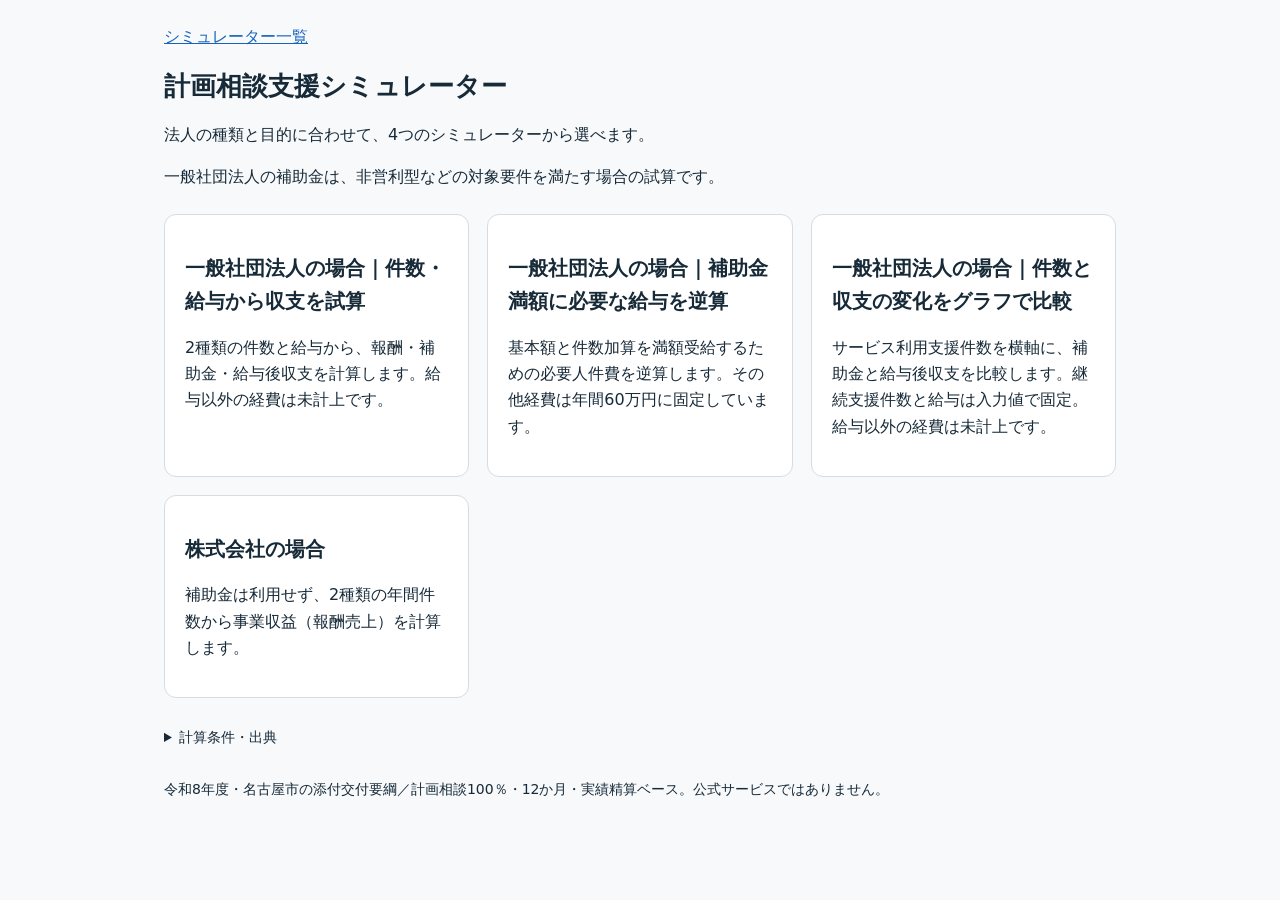
<file: index.html>
<!doctype html><html lang="ja"><meta charset="utf-8"><meta name="viewport" content="width=device-width, initial-scale=1"><title>計画相談支援シミュレーター｜計画相談支援シミュレーター</title><link rel="stylesheet" href="styles.css"><body data-mode=""><main><nav><a href="index.html">シミュレーター一覧</a></nav><h1>計画相談支援シミュレーター</h1><p>法人の種類と目的に合わせて、4つのシミュレーターから選べます。</p><p>一般社団法人の補助金は、非営利型などの対象要件を満たす場合の試算です。</p><section class="menu"><a class="tile" href="income.html"><h2>一般社団法人の場合｜件数・給与から収支を試算</h2><p>2種類の件数と給与から、報酬・補助金・給与後収支を計算します。給与以外の経費は未計上です。</p></a><a class="tile" href="full-subsidy.html"><h2>一般社団法人の場合｜補助金満額に必要な給与を逆算</h2><p>基本額と件数加算を満額受給するための必要人件費を逆算します。その他経費は年間60万円に固定しています。</p></a><a class="tile" href="linear.html"><h2>一般社団法人の場合｜件数と収支の変化をグラフで比較</h2><p>サービス利用支援件数を横軸に、補助金と給与後収支を比較します。継続支援件数と給与は入力値で固定。給与以外の経費は未計上です。</p></a><a class="tile" href="corporation.html"><h2>株式会社の場合</h2><p>補助金は利用せず、2種類の年間件数から事業収益（報酬売上）を計算します。</p></a></section><details><summary>計算条件・出典</summary><p>報酬＝18,224円×サービス利用支援件数＋15,347円×継続サービス利用支援件数。その他の報酬加算・減算、寄付金等は含みません。</p><p>補助基準額＝1,427,000円＋（計画案件数－30件）×53,000円。12か月営業で計画案30件未満は補助金0円。</p><p>補助金＝補助基準額と「対象人件費－報酬の80％（円未満切捨て）」の少ない方（下限0円）。満額受給に必要な対象人件費＝補助基準額＋報酬の80％（円未満切捨て）。</p><p>サービス利用支援件数が名古屋市の対象計画案件数と一致し、入力給与が全額補助対象である前提です。法人・指定・配置等の要件は別途必要です。初指定年度の当初申請は基本額のみで、件数加算は実績精算を前提としています。</p><p>出典：名古屋市障害児・者相談支援事業補助金交付要綱（令和8年4月1日施行）第4・5・11条、別表1／令和8年度申請書 別紙1－2／交付申請に係る留意点 別紙3。</p></details><footer>令和8年度・名古屋市の添付交付要綱／計画相談100％・12か月・実績精算ベース。公式サービスではありません。</footer></main></body></html>
</file>
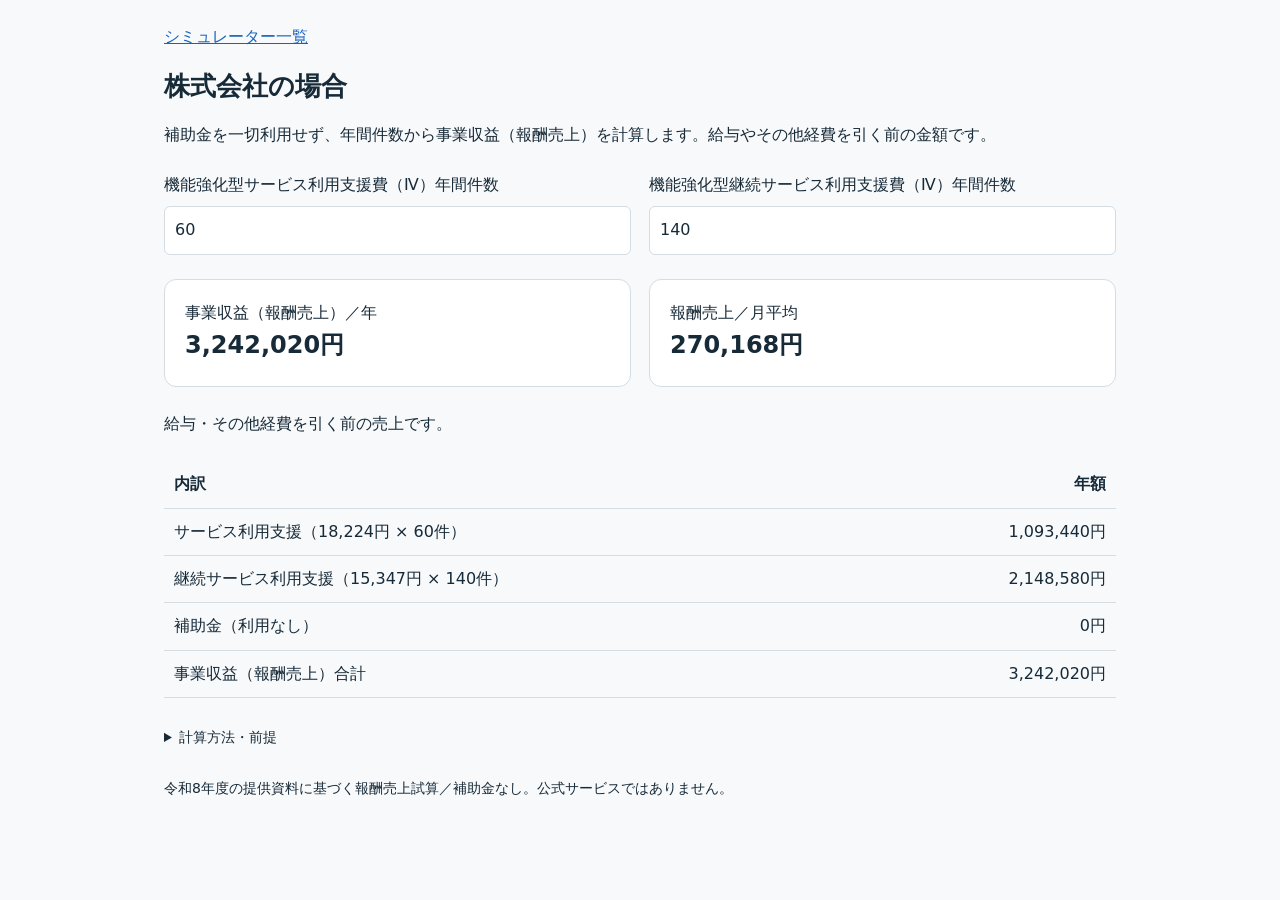
<file: corporation.html>
<!doctype html><html lang="ja"><meta charset="utf-8"><meta name="viewport" content="width=device-width, initial-scale=1"><title>株式会社の場合｜計画相談支援シミュレーター</title><link rel="stylesheet" href="styles.css"><body data-mode="corporation"><main><nav><a href="index.html">シミュレーター一覧</a></nav><h1>株式会社の場合</h1><p>補助金を一切利用せず、年間件数から事業収益（報酬売上）を計算します。給与やその他経費を引く前の金額です。</p><div class="controls"><label>機能強化型サービス利用支援費（Ⅳ）年間件数<input data-key="plans" type="number" min="0" max="10000" step="1" value="60" required></label><label>機能強化型継続サービス利用支援費（Ⅳ）年間件数<input data-key="monitor" type="number" min="0" max="10000" step="1" value="140" required></label></div><p id="error" role="alert"></p><section id="results" class="stats" aria-live="polite"></section><p id="status"></p><table><thead><tr><th>内訳</th><th>年額</th></tr></thead><tbody id="rows"></tbody></table><details><summary>計算方法・前提</summary><p>年間報酬売上＝18,224円×サービス利用支援件数＋15,347円×継続サービス利用支援件数。</p><p>補助金は常に0円。機能強化型Ⅳの指定・配置・算定要件を満たす前提です。その他の報酬加算・減算は含みません。給与、社会保険料、家賃、税金等は控除していないため、利益・手取りではありません。</p><p>単価出典：令和8年度名古屋市相談支援補助金申請書・別紙1－2（1,672単位／1,408単位×10.9円、1件ごとに円未満切捨て）。</p></details><footer>令和8年度の提供資料に基づく報酬売上試算／補助金なし。公式サービスではありません。</footer></main><script src="app.js"></script></body></html>
</file>
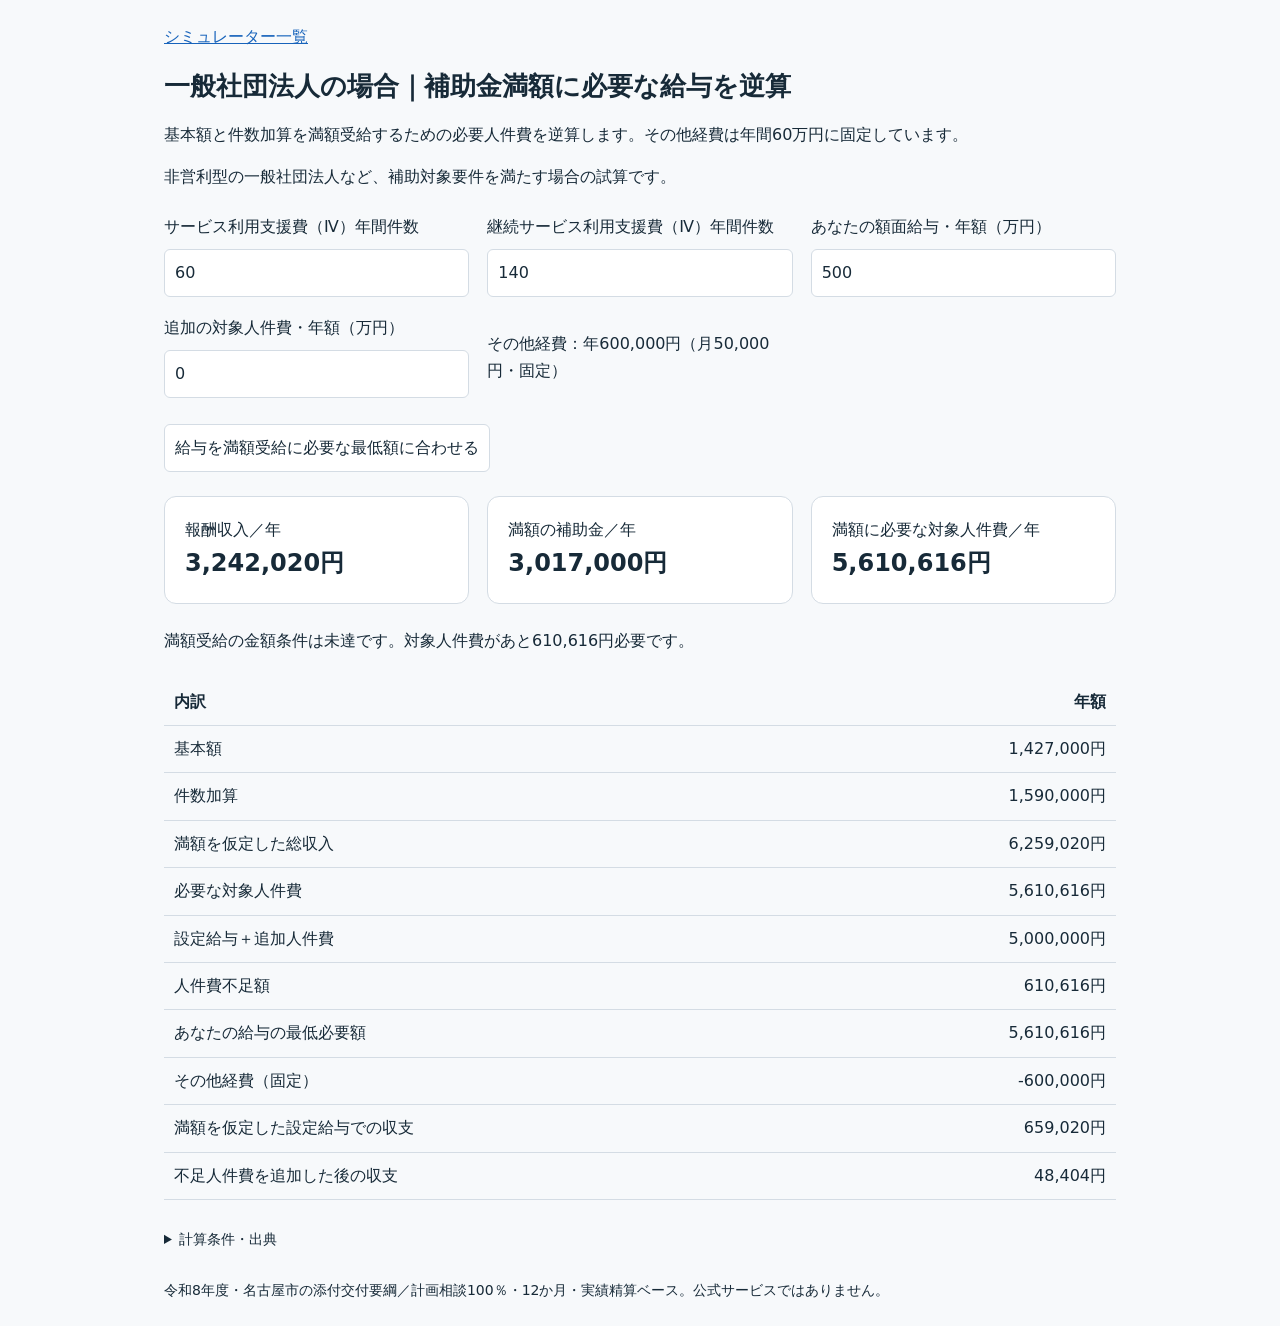
<file: full-subsidy.html>
<!doctype html><html lang="ja"><meta charset="utf-8"><meta name="viewport" content="width=device-width, initial-scale=1"><title>一般社団法人の場合｜補助金満額に必要な給与を逆算｜計画相談支援シミュレーター</title><link rel="stylesheet" href="styles.css"><body data-mode="full-subsidy"><main><nav><a href="index.html">シミュレーター一覧</a></nav><h1>一般社団法人の場合｜補助金満額に必要な給与を逆算</h1><p>基本額と件数加算を満額受給するための必要人件費を逆算します。その他経費は年間60万円に固定しています。</p><p>非営利型の一般社団法人など、補助対象要件を満たす場合の試算です。</p><div class="controls"><label>サービス利用支援費（Ⅳ）年間件数<input data-key="plans" type="number" min="0" max="10000" step="1" value="60" required></label><label>継続サービス利用支援費（Ⅳ）年間件数<input data-key="monitor" type="number" min="0" max="10000" step="1" value="140" required></label><label>あなたの額面給与・年額（万円）<input data-key="salary" type="number" min="0" max="10000" step="0.0001" value="500" required></label><label>追加の対象人件費・年額（万円）<input data-key="extra" type="number" min="0" max="10000" step="0.0001" value="0" required></label><p>その他経費：年600,000円（月50,000円・固定）</p></div><button id="fit" type="button">給与を満額受給に必要な最低額に合わせる</button><p id="error" role="alert"></p><section id="results" class="stats" aria-live="polite"></section><p id="status" aria-live="polite"></p><table><thead><tr><th>内訳</th><th>年額</th></tr></thead><tbody id="rows"></tbody></table><details><summary>計算条件・出典</summary><p>報酬＝18,224円×サービス利用支援件数＋15,347円×継続サービス利用支援件数。その他の報酬加算・減算、寄付金等は含みません。</p><p>補助基準額＝1,427,000円＋（計画案件数－30件）×53,000円。12か月営業で計画案30件未満は補助金0円。</p><p>補助金＝補助基準額と「対象人件費－報酬の80％（円未満切捨て）」の少ない方（下限0円）。満額受給に必要な対象人件費＝補助基準額＋報酬の80％（円未満切捨て）。</p><p>サービス利用支援件数が名古屋市の対象計画案件数と一致し、入力給与が全額補助対象である前提です。法人・指定・配置等の要件は別途必要です。初指定年度の当初申請は基本額のみで、件数加算は実績精算を前提としています。</p><p>出典：名古屋市障害児・者相談支援事業補助金交付要綱（令和8年4月1日施行）第4・5・11条、別表1／令和8年度申請書 別紙1－2／交付申請に係る留意点 別紙3。</p></details><footer>令和8年度・名古屋市の添付交付要綱／計画相談100％・12か月・実績精算ベース。公式サービスではありません。</footer></main><script src="app.js"></script></body></html>
</file>
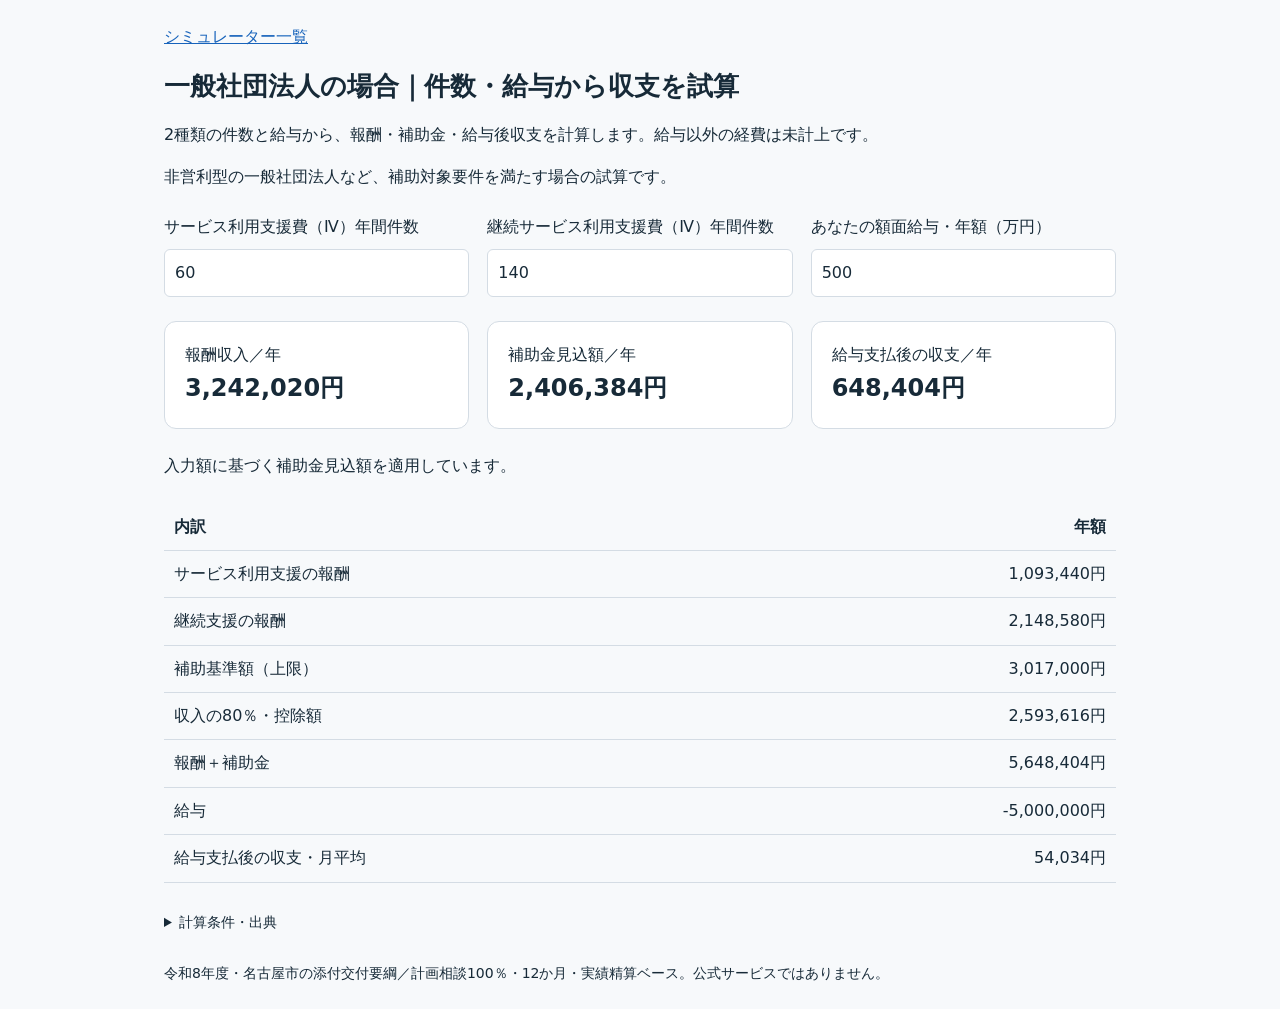
<file: income.html>
<!doctype html><html lang="ja"><meta charset="utf-8"><meta name="viewport" content="width=device-width, initial-scale=1"><title>一般社団法人の場合｜件数・給与から収支を試算｜計画相談支援シミュレーター</title><link rel="stylesheet" href="styles.css"><body data-mode="income"><main><nav><a href="index.html">シミュレーター一覧</a></nav><h1>一般社団法人の場合｜件数・給与から収支を試算</h1><p>2種類の件数と給与から、報酬・補助金・給与後収支を計算します。給与以外の経費は未計上です。</p><p>非営利型の一般社団法人など、補助対象要件を満たす場合の試算です。</p><div class="controls"><label>サービス利用支援費（Ⅳ）年間件数<input data-key="plans" type="number" min="0" max="10000" step="1" value="60" required></label><label>継続サービス利用支援費（Ⅳ）年間件数<input data-key="monitor" type="number" min="0" max="10000" step="1" value="140" required></label><label>あなたの額面給与・年額（万円）<input data-key="salary" type="number" min="0" max="10000" step="0.0001" value="500" required></label></div><p id="error" role="alert"></p><section id="results" class="stats" aria-live="polite"></section><p id="status" aria-live="polite"></p><table><thead><tr><th>内訳</th><th>年額</th></tr></thead><tbody id="rows"></tbody></table><details><summary>計算条件・出典</summary><p>報酬＝18,224円×サービス利用支援件数＋15,347円×継続サービス利用支援件数。その他の報酬加算・減算、寄付金等は含みません。</p><p>補助基準額＝1,427,000円＋（計画案件数－30件）×53,000円。12か月営業で計画案30件未満は補助金0円。</p><p>補助金＝補助基準額と「対象人件費－報酬の80％（円未満切捨て）」の少ない方（下限0円）。満額受給に必要な対象人件費＝補助基準額＋報酬の80％（円未満切捨て）。</p><p>サービス利用支援件数が名古屋市の対象計画案件数と一致し、入力給与が全額補助対象である前提です。法人・指定・配置等の要件は別途必要です。初指定年度の当初申請は基本額のみで、件数加算は実績精算を前提としています。</p><p>出典：名古屋市障害児・者相談支援事業補助金交付要綱（令和8年4月1日施行）第4・5・11条、別表1／令和8年度申請書 別紙1－2／交付申請に係る留意点 別紙3。</p></details><footer>令和8年度・名古屋市の添付交付要綱／計画相談100％・12か月・実績精算ベース。公式サービスではありません。</footer></main><script src="app.js"></script></body></html>
</file>
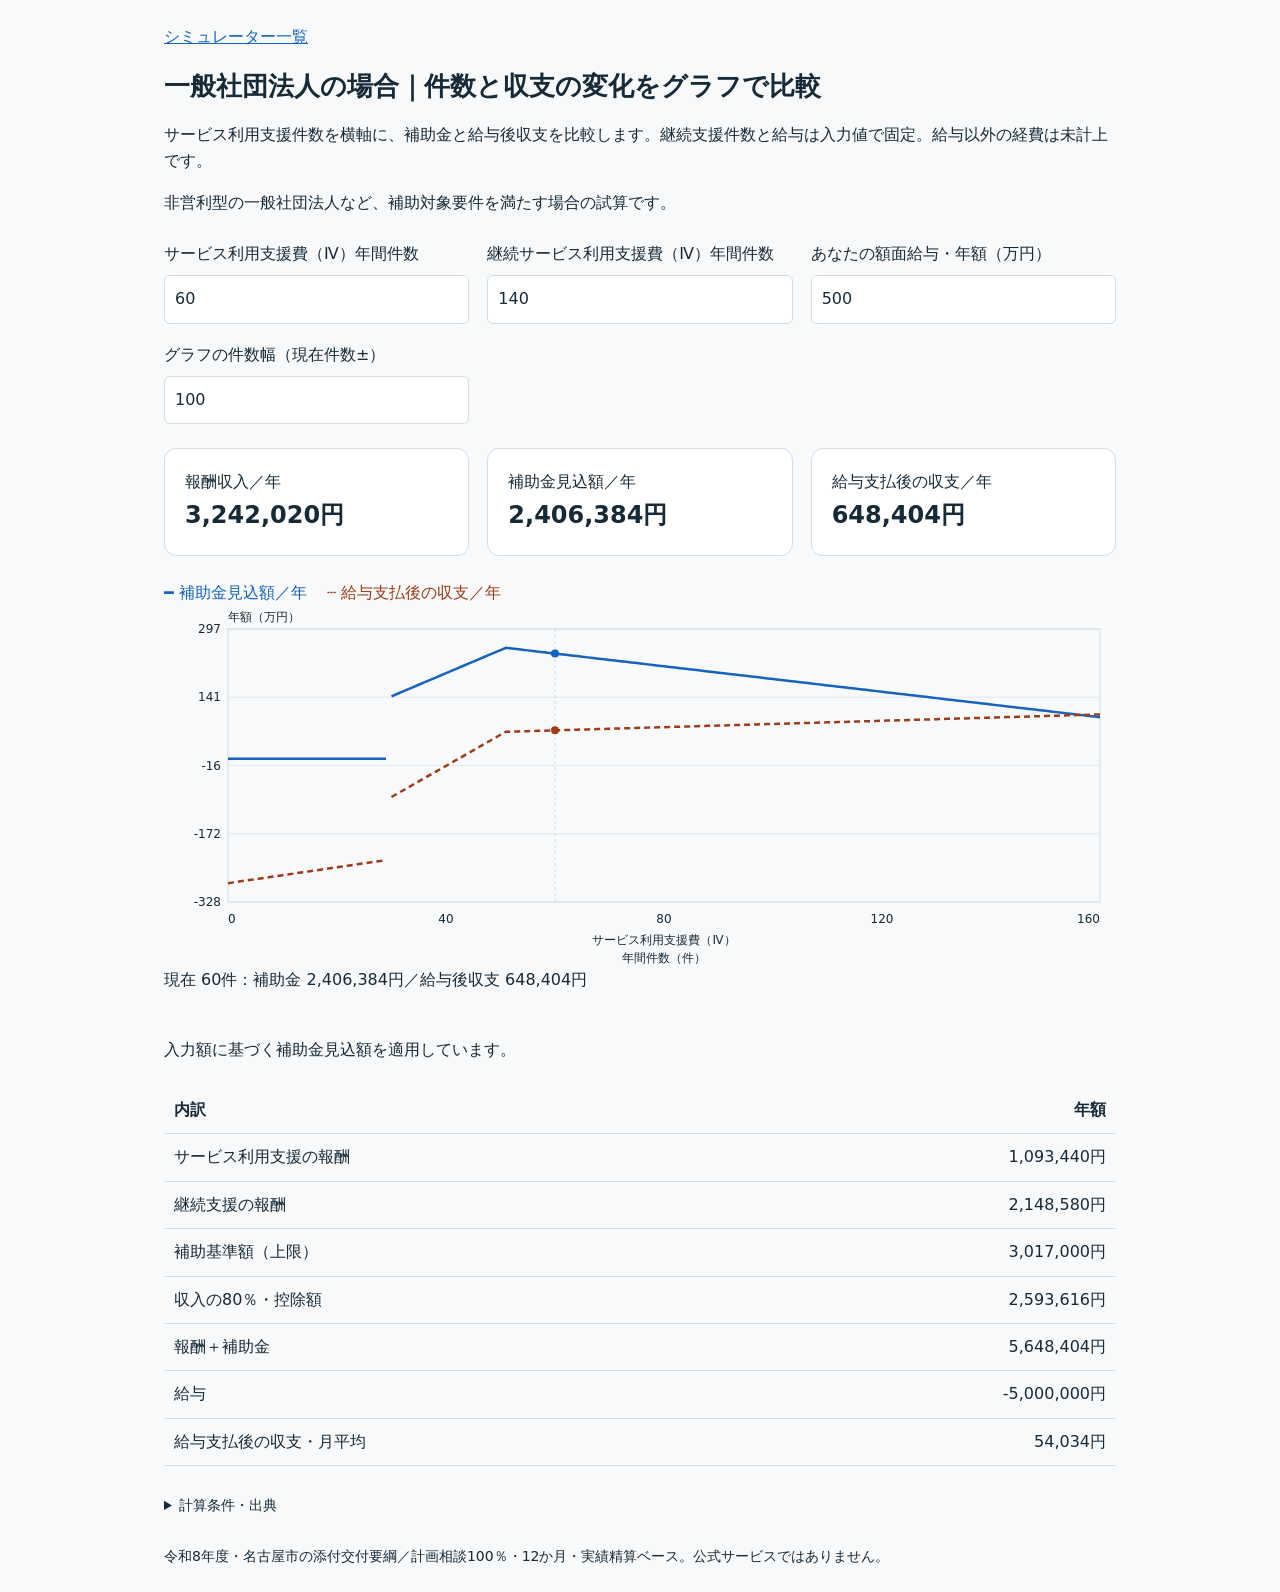
<file: linear.html>
<!doctype html><html lang="ja"><meta charset="utf-8"><meta name="viewport" content="width=device-width, initial-scale=1"><title>一般社団法人の場合｜件数と収支の変化をグラフで比較｜計画相談支援シミュレーター</title><link rel="stylesheet" href="styles.css"><body data-mode="linear"><main><nav><a href="index.html">シミュレーター一覧</a></nav><h1>一般社団法人の場合｜件数と収支の変化をグラフで比較</h1><p>サービス利用支援件数を横軸に、補助金と給与後収支を比較します。継続支援件数と給与は入力値で固定。給与以外の経費は未計上です。</p><p>非営利型の一般社団法人など、補助対象要件を満たす場合の試算です。</p><div class="controls"><label>サービス利用支援費（Ⅳ）年間件数<input data-key="plans" type="number" min="0" max="10000" step="1" value="60" required></label><label>継続サービス利用支援費（Ⅳ）年間件数<input data-key="monitor" type="number" min="0" max="10000" step="1" value="140" required></label><label>あなたの額面給与・年額（万円）<input data-key="salary" type="number" min="0" max="10000" step="0.0001" value="500" required></label><label>グラフの件数幅（現在件数±）<input data-key="span" type="number" min="10" max="1000" step="1" value="100" required></label></div><p id="error" role="alert"></p><section id="results" class="stats" aria-live="polite"></section><div class="legend"><span class="grant">━ 補助金見込額／年</span><span class="balance">┄ 給与支払後の収支／年</span></div><div id="chart-wrap"><svg id="chart" role="img" aria-label="サービス利用支援費（Ⅳ）の年間件数と補助金・給与後収支"></svg></div><div id="chart-detail" aria-live="polite">グラフ上を指すと、その件数での金額を表示します。</div><p id="status" aria-live="polite"></p><table><thead><tr><th>内訳</th><th>年額</th></tr></thead><tbody id="rows"></tbody></table><details><summary>計算条件・出典</summary><p>報酬＝18,224円×サービス利用支援件数＋15,347円×継続サービス利用支援件数。その他の報酬加算・減算、寄付金等は含みません。</p><p>補助基準額＝1,427,000円＋（計画案件数－30件）×53,000円。12か月営業で計画案30件未満は補助金0円。</p><p>補助金＝補助基準額と「対象人件費－報酬の80％（円未満切捨て）」の少ない方（下限0円）。満額受給に必要な対象人件費＝補助基準額＋報酬の80％（円未満切捨て）。</p><p>サービス利用支援件数が名古屋市の対象計画案件数と一致し、入力給与が全額補助対象である前提です。法人・指定・配置等の要件は別途必要です。初指定年度の当初申請は基本額のみで、件数加算は実績精算を前提としています。</p><p>出典：名古屋市障害児・者相談支援事業補助金交付要綱（令和8年4月1日施行）第4・5・11条、別表1／令和8年度申請書 別紙1－2／交付申請に係る留意点 別紙3。</p></details><footer>令和8年度・名古屋市の添付交付要綱／計画相談100％・12か月・実績精算ベース。公式サービスではありません。</footer></main><script src="app.js"></script></body></html>
</file>
<file: styles.css>
:root{color-scheme:light dark;--bg:light-dark(#f7f9fb,#15191e);--fg:light-dark(#172a38,#e8edf3);--card:light-dark(#fff,#202831);--line:light-dark(#d4dce4,#45515f);--grant:light-dark(#1763bb,#7bbaff);--balance:light-dark(#9d3c17,#ffac7c)}*{box-sizing:border-box}body{margin:0;background:var(--bg);color:var(--fg);font:16px/1.65 system-ui,sans-serif}main{max-width:1000px;margin:auto;padding:24px}h1{font-size:26px;line-height:1.4}h2{font-size:20px}a{color:var(--grant)}.menu,.controls,.stats{display:grid;grid-template-columns:repeat(auto-fit,minmax(min(100%,240px),1fr));gap:18px;margin:24px 0}.tile,.stat{background:var(--card);border:1px solid var(--line);border-radius:12px;padding:20px}.tile{text-decoration:none;color:var(--fg)}.tile:hover{border-color:var(--grant)}.stat strong{display:block;font-size:24px;font-weight:600;font-variant-numeric:tabular-nums}label{display:flex;flex-direction:column;gap:8px}input,button{font:inherit;color:var(--fg);background:var(--card);border:1px solid var(--line);border-radius:6px;padding:10px;width:100%}button{width:auto;cursor:pointer}input:focus,button:focus,a:focus{outline:2px solid var(--grant);outline-offset:2px}table{width:100%;border-collapse:collapse;margin:24px 0}td,th{padding:10px;border-bottom:1px solid var(--line);text-align:left}td:last-child,th:last-child{text-align:right;font-variant-numeric:tabular-nums}footer,details{margin-top:28px;font-size:14px}summary{cursor:pointer}#error{color:light-dark(#b02626,#ff9e9e)}.legend{display:flex;gap:20px;flex-wrap:wrap}.grant{color:var(--grant)}.balance{color:var(--balance)}#chart{display:block;width:100%;height:360px;touch-action:pan-y}#chart text{fill:var(--fg);font-size:12px}#chart-detail{min-height:54px;font-variant-numeric:tabular-nums}@media(max-width:480px){main{padding:14px}h1{font-size:22px}.stats{gap:10px}.stat{padding:12px}}
</file>
